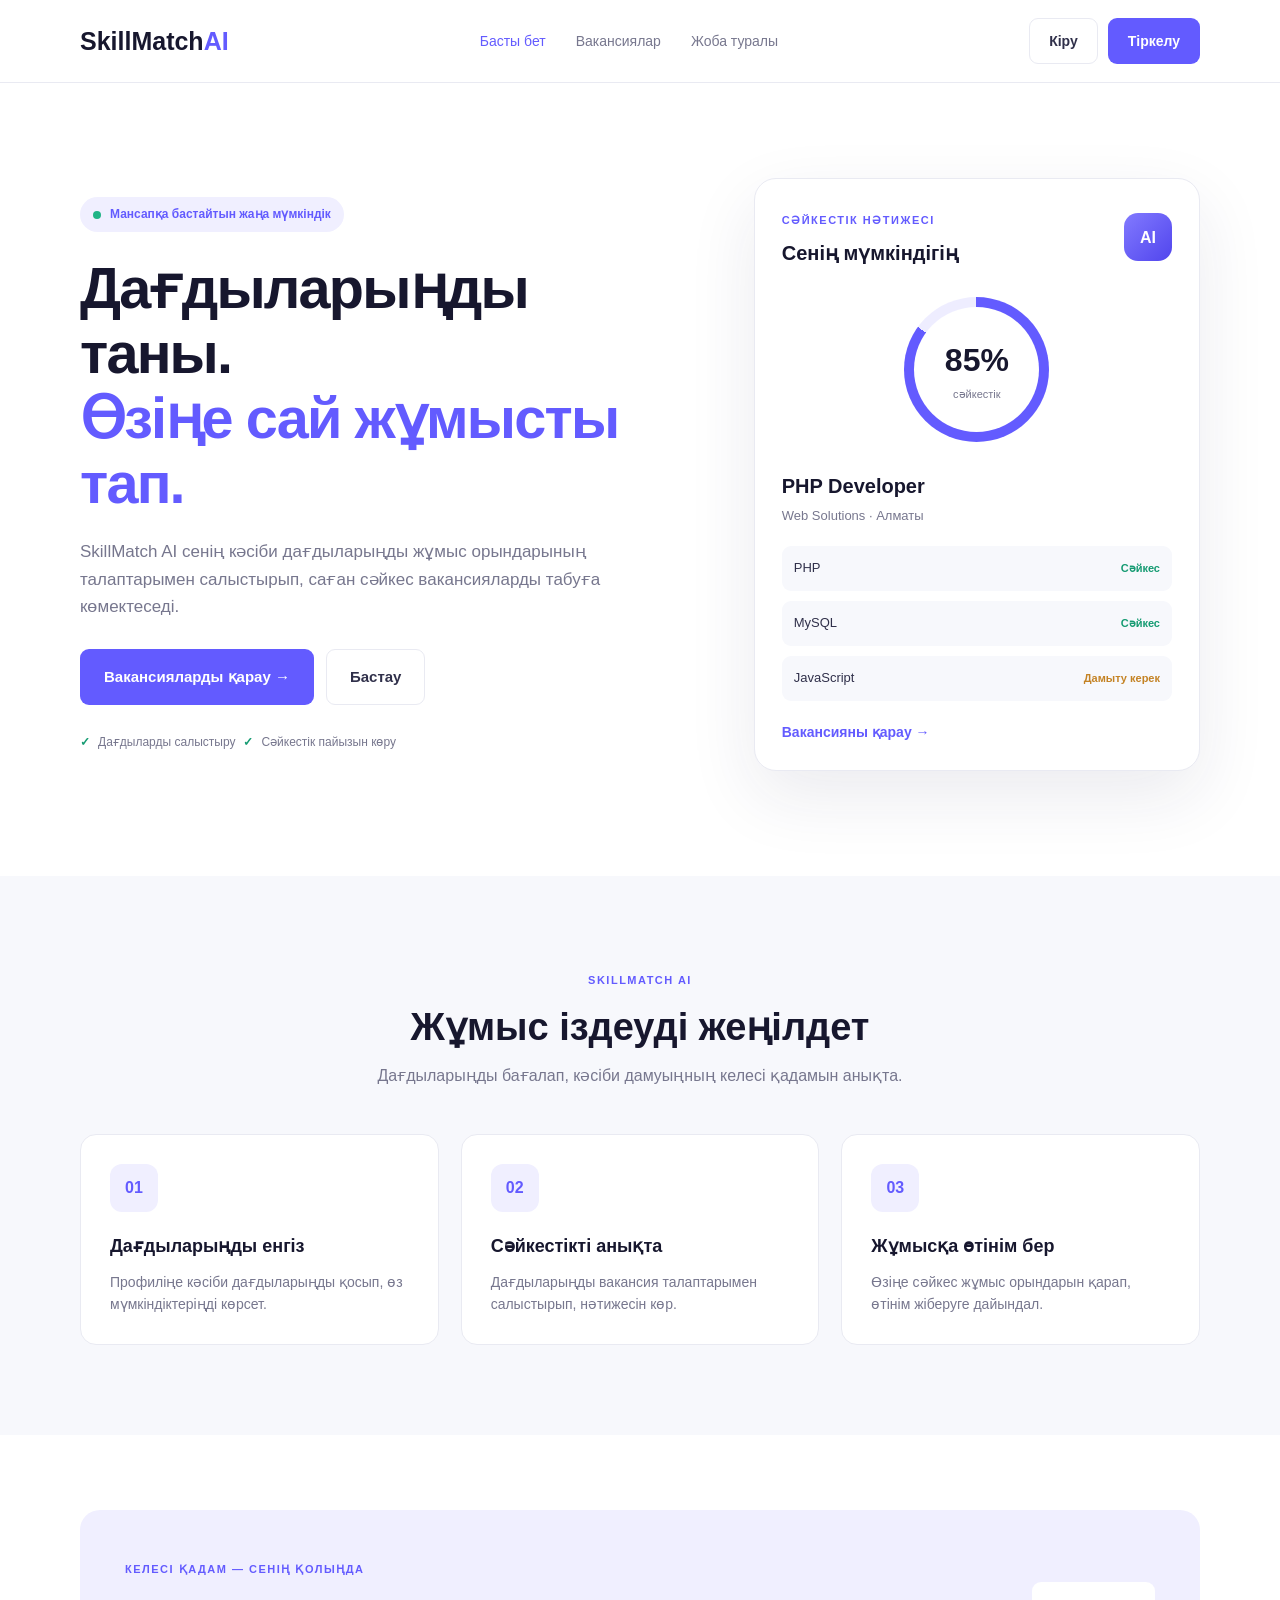
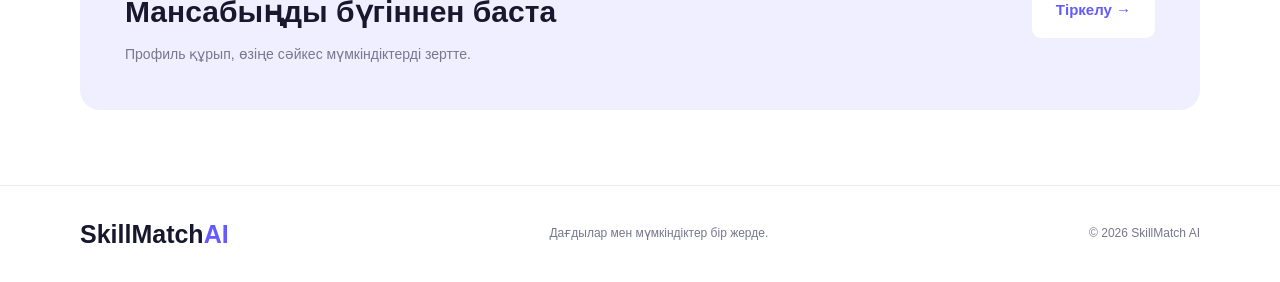
<file: docs/index.html>
<!DOCTYPE html>
<html lang="kk">
<head>
    <meta charset="UTF-8">
    <meta name="viewport" content="width=device-width, initial-scale=1.0">
    <title>SkillMatch AI — Жұмыс пен дағдылар сәйкестігі</title>
    <link rel="stylesheet" href="style.css">
    <script src="script.js" defer></script>
</head>
<body>

    <header class="header">
        <div class="container navbar">
            <a href="index.html" class="logo">
                SkillMatch<span>AI</span>
            </a>

            <nav class="nav-links">
                <a href="index.html" class="active">Басты бет</a>
                <a href="jobs.html">Вакансиялар</a>
                <a href="#about">Жоба туралы</a>
            </nav>

            <div class="nav-actions">
                <a href="auth.html" class="btn btn-outline">Кіру</a>
                <a href="auth.html" class="btn btn-primary">Тіркелу</a>
            </div>
        </div>
    </header>

    <main>
        <section class="hero container">
            <div class="hero-content">
                <div class="eyebrow">
                    <span class="status-dot"></span>
                    Мансапқа бастайтын жаңа мүмкіндік
                </div>

                <h1>
                    Дағдыларыңды таны.
                    <span>Өзіңе сай жұмысты тап.</span>
                </h1>

                <p class="hero-description">
                    SkillMatch AI сенің кәсіби дағдыларыңды жұмыс
                    орындарының талаптарымен салыстырып, саған
                    сәйкес вакансияларды табуға көмектеседі.
                </p>

                <div class="hero-actions">
                    <a href="jobs.html" class="btn btn-primary btn-large">
                        Вакансияларды қарау →
                    </a>
                    <a href="auth.html" class="btn btn-outline btn-large">
                        Бастау
                    </a>
                </div>

                <div class="hero-note">
                    <span>✓</span> Дағдыларды салыстыру
                    <span>✓</span> Сәйкестік пайызын көру
                </div>
            </div>

            <div class="match-card">
                <div class="card-top">
                    <div>
                        <span class="card-label">СӘЙКЕСТІК НӘТИЖЕСІ</span>
                        <h2>Сенің мүмкіндігің</h2>
                    </div>
                    <div class="ai-icon">AI</div>
                </div>

                <div class="match-score">
                    <div class="score-circle">
                        <div>
                            <strong>85%</strong>
                            <span>сәйкестік</span>
                        </div>
                    </div>
                </div>

                <h3>PHP Developer</h3>
                <p class="company-name">Web Solutions · Алматы</p>

                <div class="skill-list">
                    <div class="skill-row">
                        <span>PHP</span>
                        <span class="skill-tag matched">Сәйкес</span>
                    </div>
                    <div class="skill-row">
                        <span>MySQL</span>
                        <span class="skill-tag matched">Сәйкес</span>
                    </div>
                    <div class="skill-row">
                        <span>JavaScript</span>
                        <span class="skill-tag learning">Дамыту керек</span>
                    </div>
                </div>

                <a href="jobs.html" class="card-link">
                    Вакансияны қарау →
                </a>
            </div>
        </section>

        <section class="benefits-section" id="about">
            <div class="container">
                <div class="section-heading">
                    <span class="section-label">SKILLMATCH AI</span>
                    <h2>Жұмыс іздеуді жеңілдет</h2>
                    <p>
                        Дағдыларыңды бағалап, кәсіби дамуыңның
                        келесі қадамын анықта.
                    </p>
                </div>

                <div class="benefit-grid">
                    <article class="benefit-card">
                        <div class="benefit-icon">01</div>
                        <h3>Дағдыларыңды енгіз</h3>
                        <p>
                            Профиліңе кәсіби дағдыларыңды қосып,
                            өз мүмкіндіктеріңді көрсет.
                        </p>
                    </article>

                    <article class="benefit-card">
                        <div class="benefit-icon">02</div>
                        <h3>Сәйкестікті анықта</h3>
                        <p>
                            Дағдыларыңды вакансия талаптарымен
                            салыстырып, нәтижесін көр.
                        </p>
                    </article>

                    <article class="benefit-card">
                        <div class="benefit-icon">03</div>
                        <h3>Жұмысқа өтінім бер</h3>
                        <p>
                            Өзіңе сәйкес жұмыс орындарын қарап,
                            өтінім жіберуге дайындал.
                        </p>
                    </article>
                </div>
            </div>
        </section>

        <section class="cta-section container">
            <div>
                <span class="section-label">КЕЛЕСІ ҚАДАМ — СЕНІҢ ҚОЛЫҢДА</span>
                <h2>Мансабыңды бүгіннен баста</h2>
                <p>Профиль құрып, өзіңе сәйкес мүмкіндіктерді зертте.</p>
            </div>

            <a href="auth.html" class="btn btn-light btn-large">
                Тіркелу →
            </a>
        </section>
    </main>

    <footer class="footer">
        <div class="container footer-content">
            <a href="index.html" class="logo">
                SkillMatch<span>AI</span>
            </a>
            <p>Дағдылар мен мүмкіндіктер бір жерде.</p>
            <p>© 2026 SkillMatch AI</p>
        </div>
    </footer>

</body>
</html>
</file>
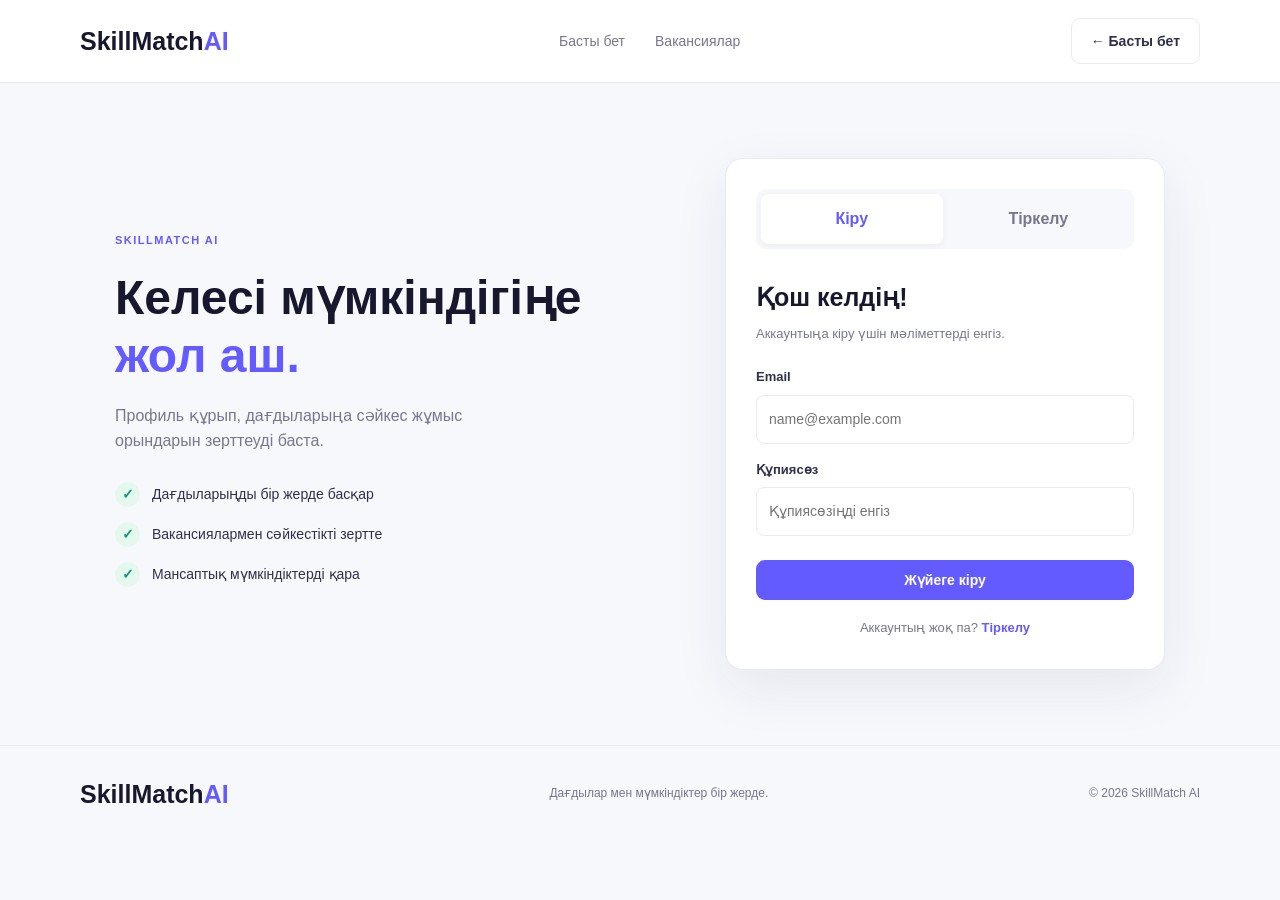
<file: docs/auth.html>
<!DOCTYPE html>
<html lang="kk">
<head>
    <meta charset="UTF-8">
    <meta name="viewport" content="width=device-width, initial-scale=1.0">
    <title>Кіру және тіркелу — SkillMatch AI</title>
    <link rel="stylesheet" href="style.css">
    <script src="script.js" defer></script>
</head>
<body class="auth-page">

    <header class="header">
        <div class="container navbar">
            <a href="index.html" class="logo">SkillMatch<span>AI</span></a>

            <nav class="nav-links">
                <a href="index.html">Басты бет</a>
                <a href="jobs.html">Вакансиялар</a>
            </nav>

            <a href="index.html" class="btn btn-outline">← Басты бет</a>
        </div>
    </header>

    <main class="auth-main">
        <section class="auth-intro">
            <span class="section-label">SKILLMATCH AI</span>
            <h1>Келесі мүмкіндігіңе <span>жол аш.</span></h1>
            <p>
                Профиль құрып, дағдыларыңа сәйкес жұмыс
                орындарын зерттеуді баста.
            </p>

            <div class="auth-feature">
                <span>✓</span>
                Дағдыларыңды бір жерде басқар
            </div>
            <div class="auth-feature">
                <span>✓</span>
                Вакансиялармен сәйкестікті зертте
            </div>
            <div class="auth-feature">
                <span>✓</span>
                Мансаптық мүмкіндіктерді қара
            </div>
        </section>

        <section class="auth-card">
            <div class="auth-tabs">
                <button type="button" class="auth-tab active" data-form="login">
                    Кіру
                </button>
                <button type="button" class="auth-tab" data-form="register">
                    Тіркелу
                </button>
            </div>

            <form id="login-form" class="auth-form">
                <h2>Қош келдің!</h2>
                <p class="form-description">Аккаунтыңа кіру үшін мәліметтерді енгіз.</p>

                <label for="login-email">Email</label>
                <input
                    type="email"
                    id="login-email"
                    placeholder="name@example.com"
                    autocomplete="email"
                    required
                >

                <label for="login-password">Құпиясөз</label>
                <input
                    type="password"
                    id="login-password"
                    placeholder="Құпиясөзіңді енгіз"
                    autocomplete="current-password"
                    required
                    minlength="6"
                >

                <button type="submit" class="btn btn-primary auth-submit">
                    Жүйеге кіру
                </button>

                <p class="form-message" aria-live="polite"></p>
                <p class="switch-text">
                    Аккаунтың жоқ па?
                    <button type="button" class="text-button" data-switch="register">
                        Тіркелу
                    </button>
                </p>
            </form>

            <form id="register-form" class="auth-form" hidden>
                <h2>Аккаунт құру</h2>
                <p class="form-description">SkillMatch AI платформасына қосыл.</p>

                <label for="register-name">Аты-жөнің</label>
                <input
                    type="text"
                    id="register-name"
                    placeholder="Аты-жөніңді енгіз"
                    autocomplete="name"
                    required
                    minlength="2"
                >

                <label for="register-email">Email</label>
                <input
                    type="email"
                    id="register-email"
                    placeholder="name@example.com"
                    autocomplete="email"
                    required
                >

                <label for="register-role">Пайдаланушы рөлі</label>
                <select id="register-role" required>
                    <option value="">Рөлді таңда</option>
                    <option value="candidate">Жұмыс іздеуші</option>
                    <option value="employer">Жұмыс беруші</option>
                </select>

                <label for="register-password">Құпиясөз</label>
                <input
                    type="password"
                    id="register-password"
                    placeholder="Кемінде 6 таңба"
                    autocomplete="new-password"
                    required
                    minlength="6"
                >

                <button type="submit" class="btn btn-primary auth-submit">
                    Тіркелу
                </button>

                <p class="form-message" aria-live="polite"></p>
                <p class="switch-text">
                    Аккаунтың бар ма?
                    <button type="button" class="text-button" data-switch="login">
                        Кіру
                    </button>
                </p>
            </form>
        </section>
    </main>

    <footer class="footer">
        <div class="container footer-content">
            <a href="index.html" class="logo">SkillMatch<span>AI</span></a>
            <p>Дағдылар мен мүмкіндіктер бір жерде.</p>
            <p>© 2026 SkillMatch AI</p>
        </div>
    </footer>

</body>
</html>
</file>
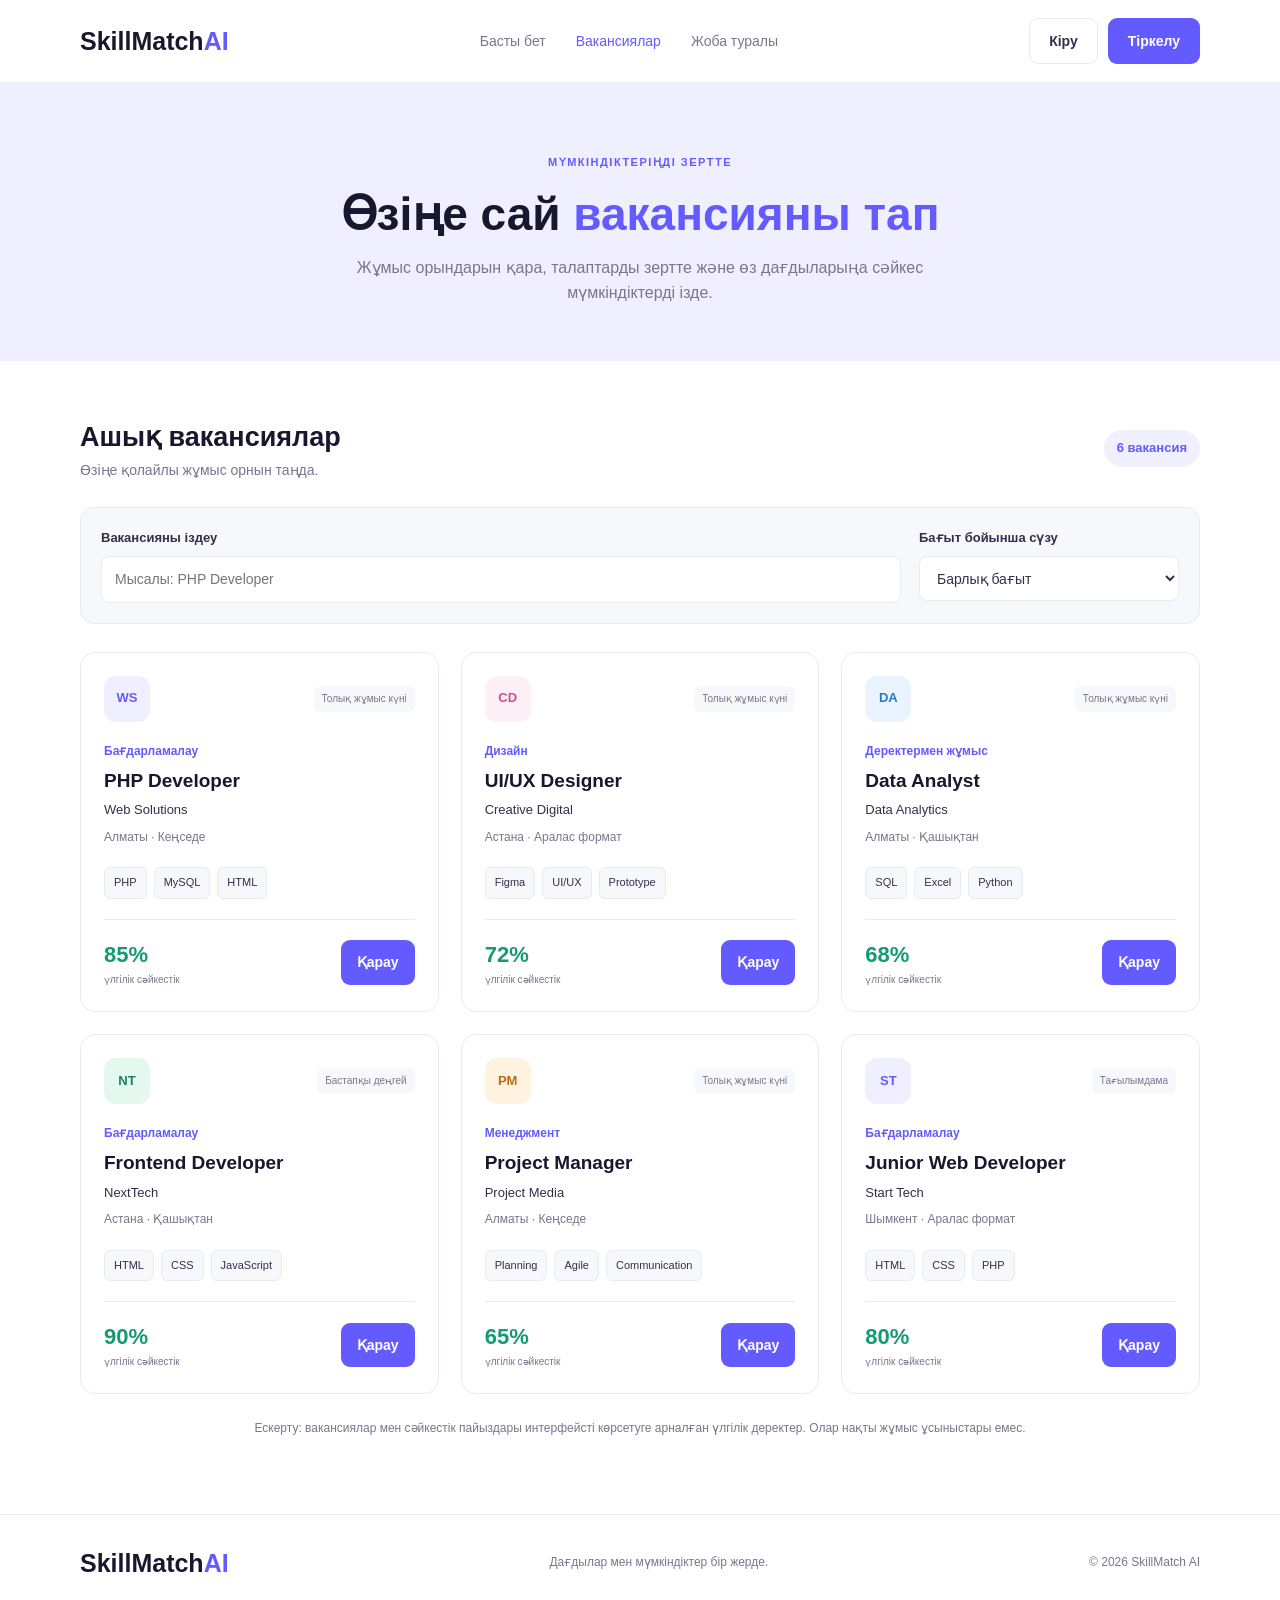
<file: docs/jobs.html>
<!DOCTYPE html>
<html lang="kk">
<head>
    <meta charset="UTF-8">
    <meta name="viewport" content="width=device-width, initial-scale=1.0">
    <title>Вакансиялар — SkillMatch AI</title>
    <link rel="stylesheet" href="style.css">
    <script src="script.js" defer></script>
</head>
<body>

    <header class="header">
        <div class="container navbar">
            <a href="index.html" class="logo">SkillMatch<span>AI</span></a>

            <nav class="nav-links">
                <a href="index.html">Басты бет</a>
                <a href="jobs.html" class="active">Вакансиялар</a>
                <a href="index.html#about">Жоба туралы</a>
            </nav>

            <div class="nav-actions">
                <a href="auth.html" class="btn btn-outline">Кіру</a>
                <a href="auth.html" class="btn btn-primary">Тіркелу</a>
            </div>
        </div>
    </header>

    <main>
        <section class="jobs-hero">
            <div class="container">
                <span class="section-label">МҮМКІНДІКТЕРІҢДІ ЗЕРТТЕ</span>
                <h1>Өзіңе сай <span>вакансияны тап</span></h1>
                <p>
                    Жұмыс орындарын қара, талаптарды зертте
                    және өз дағдыларыңа сәйкес мүмкіндіктерді ізде.
                </p>
            </div>
        </section>

        <section class="container jobs-section">
            <div class="jobs-heading">
                <div>
                    <h2>Ашық вакансиялар</h2>
                    <p>Өзіңе қолайлы жұмыс орнын таңда.</p>
                </div>
                <span id="jobs-count" class="jobs-count">6 вакансия</span>
            </div>

            <div class="jobs-filters">
                <div class="search-box">
                    <label for="jobSearch">Вакансияны іздеу</label>
                    <input
                        type="search"
                        id="jobSearch"
                        placeholder="Мысалы: PHP Developer"
                    >
                </div>

                <div class="filter-box">
                    <label for="jobCategory">Бағыт бойынша сүзу</label>
                    <select id="jobCategory">
                        <option value="all">Барлық бағыт</option>
                        <option value="development">Бағдарламалау</option>
                        <option value="design">Дизайн</option>
                        <option value="data">Деректермен жұмыс</option>
                        <option value="management">Менеджмент</option>
                    </select>
                </div>
            </div>

            <div class="job-grid" id="jobGrid">

                <article class="job-card" data-category="development">
                    <div class="job-card-top">
                        <div class="company-logo logo-purple">WS</div>
                        <span class="job-type">Толық жұмыс күні</span>
                    </div>
                    <p class="job-category">Бағдарламалау</p>
                    <h3>PHP Developer</h3>
                    <p class="job-company">Web Solutions</p>
                    <p class="job-location">Алматы · Кеңседе</p>
                    <div class="job-skills">
                        <span>PHP</span>
                        <span>MySQL</span>
                        <span>HTML</span>
                    </div>
                    <div class="job-card-bottom">
                        <div class="match-info">
                            <strong>85%</strong>
                            <span>үлгілік сәйкестік</span>
                        </div>
                        <a href="auth.html" class="btn btn-primary">Қарау</a>
                    </div>
                </article>

                <article class="job-card" data-category="design">
                    <div class="job-card-top">
                        <div class="company-logo logo-pink">CD</div>
                        <span class="job-type">Толық жұмыс күні</span>
                    </div>
                    <p class="job-category">Дизайн</p>
                    <h3>UI/UX Designer</h3>
                    <p class="job-company">Creative Digital</p>
                    <p class="job-location">Астана · Аралас формат</p>
                    <div class="job-skills">
                        <span>Figma</span>
                        <span>UI/UX</span>
                        <span>Prototype</span>
                    </div>
                    <div class="job-card-bottom">
                        <div class="match-info">
                            <strong>72%</strong>
                            <span>үлгілік сәйкестік</span>
                        </div>
                        <a href="auth.html" class="btn btn-primary">Қарау</a>
                    </div>
                </article>

                <article class="job-card" data-category="data">
                    <div class="job-card-top">
                        <div class="company-logo logo-blue">DA</div>
                        <span class="job-type">Толық жұмыс күні</span>
                    </div>
                    <p class="job-category">Деректермен жұмыс</p>
                    <h3>Data Analyst</h3>
                    <p class="job-company">Data Analytics</p>
                    <p class="job-location">Алматы · Қашықтан</p>
                    <div class="job-skills">
                        <span>SQL</span>
                        <span>Excel</span>
                        <span>Python</span>
                    </div>
                    <div class="job-card-bottom">
                        <div class="match-info">
                            <strong>68%</strong>
                            <span>үлгілік сәйкестік</span>
                        </div>
                        <a href="auth.html" class="btn btn-primary">Қарау</a>
                    </div>
                </article>

                <article class="job-card" data-category="development">
                    <div class="job-card-top">
                        <div class="company-logo logo-green">NT</div>
                        <span class="job-type">Бастапқы деңгей</span>
                    </div>
                    <p class="job-category">Бағдарламалау</p>
                    <h3>Frontend Developer</h3>
                    <p class="job-company">NextTech</p>
                    <p class="job-location">Астана · Қашықтан</p>
                    <div class="job-skills">
                        <span>HTML</span>
                        <span>CSS</span>
                        <span>JavaScript</span>
                    </div>
                    <div class="job-card-bottom">
                        <div class="match-info">
                            <strong>90%</strong>
                            <span>үлгілік сәйкестік</span>
                        </div>
                        <a href="auth.html" class="btn btn-primary">Қарау</a>
                    </div>
                </article>

                <article class="job-card" data-category="management">
                    <div class="job-card-top">
                        <div class="company-logo logo-orange">PM</div>
                        <span class="job-type">Толық жұмыс күні</span>
                    </div>
                    <p class="job-category">Менеджмент</p>
                    <h3>Project Manager</h3>
                    <p class="job-company">Project Media</p>
                    <p class="job-location">Алматы · Кеңседе</p>
                    <div class="job-skills">
                        <span>Planning</span>
                        <span>Agile</span>
                        <span>Communication</span>
                    </div>
                    <div class="job-card-bottom">
                        <div class="match-info">
                            <strong>65%</strong>
                            <span>үлгілік сәйкестік</span>
                        </div>
                        <a href="auth.html" class="btn btn-primary">Қарау</a>
                    </div>
                </article>

                <article class="job-card" data-category="development">
                    <div class="job-card-top">
                        <div class="company-logo logo-purple">ST</div>
                        <span class="job-type">Тағылымдама</span>
                    </div>
                    <p class="job-category">Бағдарламалау</p>
                    <h3>Junior Web Developer</h3>
                    <p class="job-company">Start Tech</p>
                    <p class="job-location">Шымкент · Аралас формат</p>
                    <div class="job-skills">
                        <span>HTML</span>
                        <span>CSS</span>
                        <span>PHP</span>
                    </div>
                    <div class="job-card-bottom">
                        <div class="match-info">
                            <strong>80%</strong>
                            <span>үлгілік сәйкестік</span>
                        </div>
                        <a href="auth.html" class="btn btn-primary">Қарау</a>
                    </div>
                </article>

            </div>

            <p id="noJobs" class="no-jobs" hidden>
                Іздеу бойынша вакансия табылмады. Басқа сөзді немесе бағытты таңда.
            </p>

            <p class="demo-note">
                Ескерту: вакансиялар мен сәйкестік пайыздары интерфейсті көрсетуге
                арналған үлгілік деректер. Олар нақты жұмыс ұсыныстары емес.
            </p>
        </section>
    </main>

    <footer class="footer">
        <div class="container footer-content">
            <a href="index.html" class="logo">SkillMatch<span>AI</span></a>
            <p>Дағдылар мен мүмкіндіктер бір жерде.</p>
            <p>© 2026 SkillMatch AI</p>
        </div>
    </footer>

</body>
</html>
</file>
<file: docs/style.css>
* {
    margin: 0;
    padding: 0;
    box-sizing: border-box;
}

:root {
    --primary: #635bff;
    --primary-dark: #4b43df;
    --dark: #17172e;
    --text: #30304a;
    --muted: #77778e;
    --background: #f7f8fc;
    --white: #ffffff;
    --border: #e9eaf2;
    --green: #159b72;
}

html {
    scroll-behavior: smooth;
}

body {
    font-family: Arial, Helvetica, sans-serif;
    background: var(--white);
    color: var(--text);
    line-height: 1.6;
}

a {
    text-decoration: none;
    color: inherit;
}

.container {
    width: min(1120px, 90%);
    margin: 0 auto;
}

.header {
    background: var(--white);
    border-bottom: 1px solid var(--border);
}

.navbar {
    min-height: 82px;
    display: flex;
    align-items: center;
    justify-content: space-between;
    gap: 24px;
}

.logo {
    font-size: 25px;
    font-weight: 800;
    color: var(--dark);
    white-space: nowrap;
}

.logo span {
    color: var(--primary);
}

.nav-links {
    display: flex;
    align-items: center;
    gap: 30px;
}

.nav-links a {
    color: var(--muted);
    font-size: 14px;
    transition: color 0.2s;
}

.nav-links a:hover,
.nav-links a.active {
    color: var(--primary);
}

.nav-actions {
    display: flex;
    gap: 10px;
    align-items: center;
}

.btn {
    display: inline-flex;
    justify-content: center;
    align-items: center;
    padding: 11px 19px;
    border-radius: 9px;
    font-weight: 700;
    font-size: 14px;
    border: 1px solid transparent;
    cursor: pointer;
    transition: 0.2s;
}

.btn-primary {
    color: var(--white);
    background: var(--primary);
}

.btn-primary:hover {
    background: var(--primary-dark);
    transform: translateY(-1px);
}

.btn-outline {
    color: var(--text);
    background: var(--white);
    border-color: var(--border);
}

.btn-outline:hover {
    border-color: var(--primary);
    color: var(--primary);
}

.btn-large {
    padding: 15px 23px;
    font-size: 15px;
}

.hero {
    display: grid;
    grid-template-columns: 1.15fr 0.85fr;
    align-items: center;
    gap: 70px;
    padding-top: 95px;
    padding-bottom: 105px;
}

.eyebrow {
    display: inline-flex;
    align-items: center;
    gap: 9px;
    padding: 8px 13px;
    border-radius: 30px;
    background: #f0efff;
    color: var(--primary);
    font-size: 12px;
    font-weight: 700;
    margin-bottom: 24px;
}

.status-dot {
    height: 8px;
    width: 8px;
    border-radius: 50%;
    background: #20b486;
}

.hero h1 {
    font-size: clamp(36px, 4.5vw, 58px);
    line-height: 1.13;
    letter-spacing: -1.8px;
    color: var(--dark);
    margin-bottom: 22px;
}

.hero h1 span {
    display: block;
    color: var(--primary);
}

.hero-description {
    color: var(--muted);
    font-size: 17px;
    max-width: 540px;
    margin-bottom: 29px;
}

.hero-actions {
    display: flex;
    flex-wrap: wrap;
    gap: 12px;
}

.hero-note {
    display: flex;
    flex-wrap: wrap;
    align-items: center;
    gap: 8px;
    margin-top: 28px;
    color: var(--muted);
    font-size: 12px;
}

.hero-note span {
    color: var(--green);
    font-weight: 800;
}

.match-card {
    background: var(--white);
    border: 1px solid var(--border);
    border-radius: 22px;
    padding: 27px;
    box-shadow: 0 25px 70px rgba(37, 37, 80, 0.09);
}

.card-top {
    display: flex;
    align-items: center;
    justify-content: space-between;
    gap: 12px;
}

.card-label,
.section-label {
    font-size: 11px;
    font-weight: 800;
    letter-spacing: 1.5px;
    color: var(--primary);
}

.card-top h2 {
    font-size: 20px;
    margin-top: 5px;
    color: var(--dark);
}

.ai-icon {
    display: grid;
    place-items: center;
    width: 48px;
    height: 48px;
    border-radius: 14px;
    color: var(--white);
    font-weight: 800;
    background: linear-gradient(135deg, #827aff, #5145ed);
}

.match-score {
    display: flex;
    justify-content: center;
    padding: 28px 0;
}

.score-circle {
    width: 145px;
    height: 145px;
    border-radius: 50%;
    display: grid;
    place-items: center;
    background: conic-gradient(
        var(--primary) 0deg 306deg,
        #eeedff 306deg 360deg
    );
    position: relative;
}

.score-circle::before {
    content: "";
    position: absolute;
    inset: 10px;
    border-radius: 50%;
    background: var(--white);
}

.score-circle div {
    z-index: 1;
    display: flex;
    flex-direction: column;
    align-items: center;
}

.score-circle strong {
    font-size: 32px;
    color: var(--dark);
}

.score-circle span {
    font-size: 11px;
    color: var(--muted);
}

.match-card h3 {
    font-size: 20px;
    color: var(--dark);
}

.company-name {
    color: var(--muted);
    font-size: 13px;
    margin: 4px 0 20px;
}

.skill-list {
    display: grid;
    gap: 10px;
}

.skill-row {
    display: flex;
    align-items: center;
    justify-content: space-between;
    gap: 12px;
    padding: 12px;
    background: var(--background);
    border-radius: 9px;
    font-size: 13px;
}

.skill-tag {
    font-size: 11px;
    font-weight: 700;
}

.matched {
    color: var(--green);
}

.learning {
    color: #c48325;
}

.card-link {
    display: block;
    margin-top: 20px;
    color: var(--primary);
    font-size: 14px;
    font-weight: 700;
}

.benefits-section {
    background: var(--background);
    padding: 90px 0;
}

.section-heading {
    text-align: center;
    max-width: 610px;
    margin: 0 auto 45px;
}

.section-heading h2,
.cta-section h2 {
    font-size: clamp(28px, 3vw, 38px);
    color: var(--dark);
    line-height: 1.25;
    margin: 12px 0;
}

.section-heading p,
.cta-section p {
    color: var(--muted);
}

.benefit-grid {
    display: grid;
    grid-template-columns: repeat(3, 1fr);
    gap: 22px;
}

.benefit-card {
    padding: 29px;
    border-radius: 16px;
    background: var(--white);
    border: 1px solid var(--border);
    transition: transform 0.2s, box-shadow 0.2s;
}

.benefit-card:hover {
    transform: translateY(-5px);
    box-shadow: 0 15px 35px rgba(37, 37, 80, 0.07);
}

.benefit-icon {
    display: grid;
    place-items: center;
    width: 48px;
    height: 48px;
    border-radius: 12px;
    color: var(--primary);
    background: #f0efff;
    font-weight: 800;
    margin-bottom: 20px;
}

.benefit-card h3 {
    color: var(--dark);
    font-size: 18px;
    margin-bottom: 10px;
}

.benefit-card p {
    color: var(--muted);
    font-size: 14px;
}

.cta-section {
    display: flex;
    justify-content: space-between;
    align-items: center;
    gap: 30px;
    margin-top: 75px;
    margin-bottom: 75px;
    padding: 45px;
    border-radius: 20px;
    background: #f0efff;
}

.cta-section h2 {
    font-size: 30px;
}

.cta-section p {
    font-size: 14px;
}

.btn-light {
    background: var(--white);
    color: var(--primary);
    white-space: nowrap;
}

.btn-light:hover {
    background: var(--primary);
    color: var(--white);
}

.footer {
    border-top: 1px solid var(--border);
    padding: 28px 0;
}

.footer-content {
    display: flex;
    justify-content: space-between;
    align-items: center;
    gap: 20px;
}

.footer-content p {
    color: var(--muted);
    font-size: 12px;
}

@media (max-width: 900px) {
    .navbar {
        flex-wrap: wrap;
        padding-top: 18px;
        padding-bottom: 18px;
    }

    .nav-links {
        order: 3;
        width: 100%;
        justify-content: center;
        gap: 22px;
    }

    .hero {
        grid-template-columns: 1fr;
        gap: 45px;
        padding-top: 65px;
        padding-bottom: 70px;
    }

    .hero-content {
        max-width: 680px;
    }

    .match-card {
        width: 100%;
        max-width: 480px;
        margin: 0 auto;
    }
}

@media (max-width: 600px) {
    .container {
        width: 92%;
    }

    .navbar {
        gap: 15px;
    }

    .logo {
        font-size: 22px;
    }

    .nav-actions {
        gap: 7px;
    }

    .nav-actions .btn {
        padding: 9px 11px;
        font-size: 12px;
    }

    .nav-links {
        gap: 15px;
    }

    .nav-links a {
        font-size: 12px;
    }

    .hero {
        padding-top: 48px;
        gap: 35px;
    }

    .hero h1 {
        font-size: 38px;
        letter-spacing: -1px;
    }

    .hero-description {
        font-size: 15px;
    }

    .hero-actions .btn {
        width: 100%;
    }

    .match-card {
        padding: 20px;
    }

    .benefits-section {
        padding: 65px 0;
    }

    .benefit-grid {
        grid-template-columns: 1fr;
    }

    .cta-section {
        flex-direction: column;
        align-items: flex-start;
        padding: 28px;
        margin-top: 45px;
        margin-bottom: 45px;
    }

    .cta-section .btn {
        width: 100%;
    }

    .footer-content {
        flex-direction: column;
        text-align: center;
    }
}
/* Тіркелу және жүйеге кіру беті */

.auth-page {
    min-height: 100vh;
    background: #f7f8fc;
}

.auth-main {
    width: min(1050px, 90%);
    margin: 0 auto;
    padding: 75px 0;
    display: grid;
    grid-template-columns: 1fr 440px;
    align-items: center;
    gap: 70px;
}

.auth-intro h1 {
    margin: 18px 0;
    color: var(--dark);
    font-size: clamp(34px, 4vw, 48px);
    line-height: 1.2;
}

.auth-intro h1 span {
    color: var(--primary);
}

.auth-intro > p {
    max-width: 430px;
    color: var(--muted);
    margin-bottom: 28px;
}

.auth-feature {
    display: flex;
    align-items: center;
    gap: 12px;
    margin: 15px 0;
    color: var(--text);
    font-size: 14px;
}

.auth-feature span {
    display: grid;
    place-items: center;
    width: 25px;
    height: 25px;
    border-radius: 50%;
    background: #e4f8f0;
    color: var(--green);
    font-weight: 800;
}

.auth-card {
    padding: 30px;
    background: var(--white);
    border: 1px solid var(--border);
    border-radius: 18px;
    box-shadow: 0 18px 55px rgba(37, 37, 80, 0.08);
}

.auth-tabs {
    display: grid;
    grid-template-columns: 1fr 1fr;
    gap: 5px;
    padding: 5px;
    background: var(--background);
    border-radius: 10px;
    margin-bottom: 28px;
}

.auth-tab {
    padding: 12px;
    border: none;
    border-radius: 8px;
    background: transparent;
    color: var(--muted);
    font: inherit;
    font-weight: 700;
    cursor: pointer;
}

.auth-tab.active {
    color: var(--primary);
    background: var(--white);
    box-shadow: 0 2px 8px rgba(0, 0, 0, 0.05);
}

.auth-form h2 {
    color: var(--dark);
    font-size: 25px;
}

.form-description {
    margin: 7px 0 23px;
    color: var(--muted);
    font-size: 13px;
}

.auth-form label {
    display: block;
    margin: 16px 0 7px;
    color: var(--text);
    font-size: 13px;
    font-weight: 700;
}

.auth-form input,
.auth-form select {
    width: 100%;
    min-height: 46px;
    padding: 12px;
    border: 1px solid var(--border);
    border-radius: 8px;
    background: var(--white);
    color: var(--text);
    font: inherit;
    font-size: 14px;
}

.auth-form input:focus,
.auth-form select:focus {
    outline: 2px solid #dcd9ff;
    border-color: var(--primary);
}

.auth-submit {
    width: 100%;
    margin-top: 24px;
}

.switch-text {
    margin-top: 18px;
    text-align: center;
    color: var(--muted);
    font-size: 13px;
}

.text-button {
    border: none;
    background: transparent;
    color: var(--primary);
    font: inherit;
    font-weight: 700;
    cursor: pointer;
}

.form-message {
    margin-top: 12px;
    color: var(--primary);
    font-size: 13px;
}

.auth-form[hidden] {
    display: none;
}

@media (max-width: 850px) {
    .auth-main {
        grid-template-columns: 1fr;
        gap: 35px;
        max-width: 520px;
        padding: 50px 0;
    }

    .auth-intro h1 {
        font-size: 36px;
    }

    .auth-card {
        width: 100%;
    }
}

@media (max-width: 500px) {
    .auth-main {
        width: 92%;
        padding: 35px 0;
    }

    .auth-card {
        padding: 21px;
    }

    .auth-intro h1 {
        font-size: 32px;
    }
}
.jobs-hero {
    padding: 65px 0 55px;
    text-align: center;
    background: #f0efff;
}

.jobs-hero h1 {
    margin: 13px 0;
    color: var(--dark);
    font-size: clamp(32px, 4vw, 46px);
    line-height: 1.2;
}

.jobs-hero h1 span {
    color: var(--primary);
}

.jobs-hero p {
    max-width: 620px;
    margin: 0 auto;
    color: var(--muted);
}

.jobs-section {
    padding-top: 55px;
    padding-bottom: 75px;
}

.jobs-heading {
    display: flex;
    align-items: center;
    justify-content: space-between;
    gap: 20px;
    margin-bottom: 25px;
}

.jobs-heading h2 {
    color: var(--dark);
    font-size: 27px;
}

.jobs-heading p {
    color: var(--muted);
    font-size: 14px;
}

.jobs-count {
    padding: 8px 13px;
    border-radius: 20px;
    background: #f0efff;
    color: var(--primary);
    font-size: 13px;
    font-weight: 700;
}

.jobs-filters {
    display: grid;
    grid-template-columns: 1fr 260px;
    gap: 18px;
    padding: 20px;
    margin-bottom: 28px;
    background: var(--background);
    border: 1px solid var(--border);
    border-radius: 14px;
}

.search-box,
.filter-box {
    display: flex;
    flex-direction: column;
    gap: 8px;
}

.search-box label,
.filter-box label {
    font-size: 13px;
    font-weight: 700;
    color: var(--text);
}

.search-box input,
.filter-box select {
    width: 100%;
    min-height: 45px;
    padding: 11px 13px;
    border: 1px solid var(--border);
    border-radius: 8px;
    background: var(--white);
    color: var(--text);
    font: inherit;
    font-size: 14px;
}

.search-box input:focus,
.filter-box select:focus {
    outline: 2px solid #dcd9ff;
    border-color: var(--primary);
}

.job-grid {
    display: grid;
    grid-template-columns: repeat(3, minmax(0, 1fr));
    gap: 22px;
}

.job-card {
    display: flex;
    flex-direction: column;
    min-width: 0;
    padding: 23px;
    border: 1px solid var(--border);
    border-radius: 15px;
    background: var(--white);
    transition: transform 0.2s, box-shadow 0.2s;
}

.job-card:hover {
    transform: translateY(-4px);
    box-shadow: 0 15px 35px rgba(37, 37, 80, 0.08);
}

.job-card-top {
    display: flex;
    align-items: center;
    justify-content: space-between;
    gap: 10px;
    margin-bottom: 20px;
}

.company-logo {
    display: grid;
    place-items: center;
    width: 46px;
    height: 46px;
    flex-shrink: 0;
    border-radius: 12px;
    font-size: 13px;
    font-weight: 800;
}

.logo-purple {
    color: #635bff;
    background: #f0efff;
}

.logo-pink {
    color: #d34c91;
    background: #fff0f7;
}

.logo-blue {
    color: #2776d2;
    background: #eaf4ff;
}

.logo-green {
    color: #15835e;
    background: #e5f8ef;
}

.logo-orange {
    color: #b96c17;
    background: #fff2df;
}

.job-type {
    padding: 5px 8px;
    border-radius: 6px;
    background: var(--background);
    color: var(--muted);
    font-size: 10px;
}

.job-category {
    color: var(--primary);
    font-size: 12px;
    font-weight: 700;
}

.job-card h3 {
    margin-top: 5px;
    color: var(--dark);
    font-size: 19px;
}

.job-company {
    margin-top: 4px;
    color: var(--text);
    font-size: 13px;
}

.job-location {
    margin-top: 7px;
    color: var(--muted);
    font-size: 12px;
}

.job-skills {
    display: flex;
    flex-wrap: wrap;
    gap: 7px;
    margin: 20px 0;
}

.job-skills span {
    padding: 6px 9px;
    border: 1px solid var(--border);
    border-radius: 6px;
    color: var(--text);
    background: var(--background);
    font-size: 11px;
}

.job-card-bottom {
    display: flex;
    align-items: center;
    justify-content: space-between;
    gap: 10px;
    margin-top: auto;
    padding-top: 17px;
    border-top: 1px solid var(--border);
}

.match-info {
    display: flex;
    flex-direction: column;
}

.match-info strong {
    color: var(--green);
    font-size: 22px;
}

.match-info span {
    color: var(--muted);
    font-size: 10px;
}

.job-card-bottom .btn {
    padding: 10px 15px;
}

.no-jobs {
    padding: 35px 10px;
    text-align: center;
    color: var(--muted);
}

.demo-note {
    margin-top: 25px;
    color: var(--muted);
    font-size: 12px;
    text-align: center;
}

@media (max-width: 950px) {
    .job-grid {
        grid-template-columns: repeat(2, minmax(0, 1fr));
    }

    .jobs-filters {
        grid-template-columns: 1fr 220px;
    }
}

@media (max-width: 650px) {
    .jobs-hero {
        padding: 48px 0;
    }

    .jobs-section {
        padding-top: 35px;
        padding-bottom: 50px;
    }

    .jobs-heading {
        align-items: flex-start;
        flex-direction: column;
        gap: 12px;
    }

    .jobs-filters {
        grid-template-columns: 1fr;
        padding: 15px;
    }

    .job-grid {
        grid-template-columns: 1fr;
    }
}
</file>
